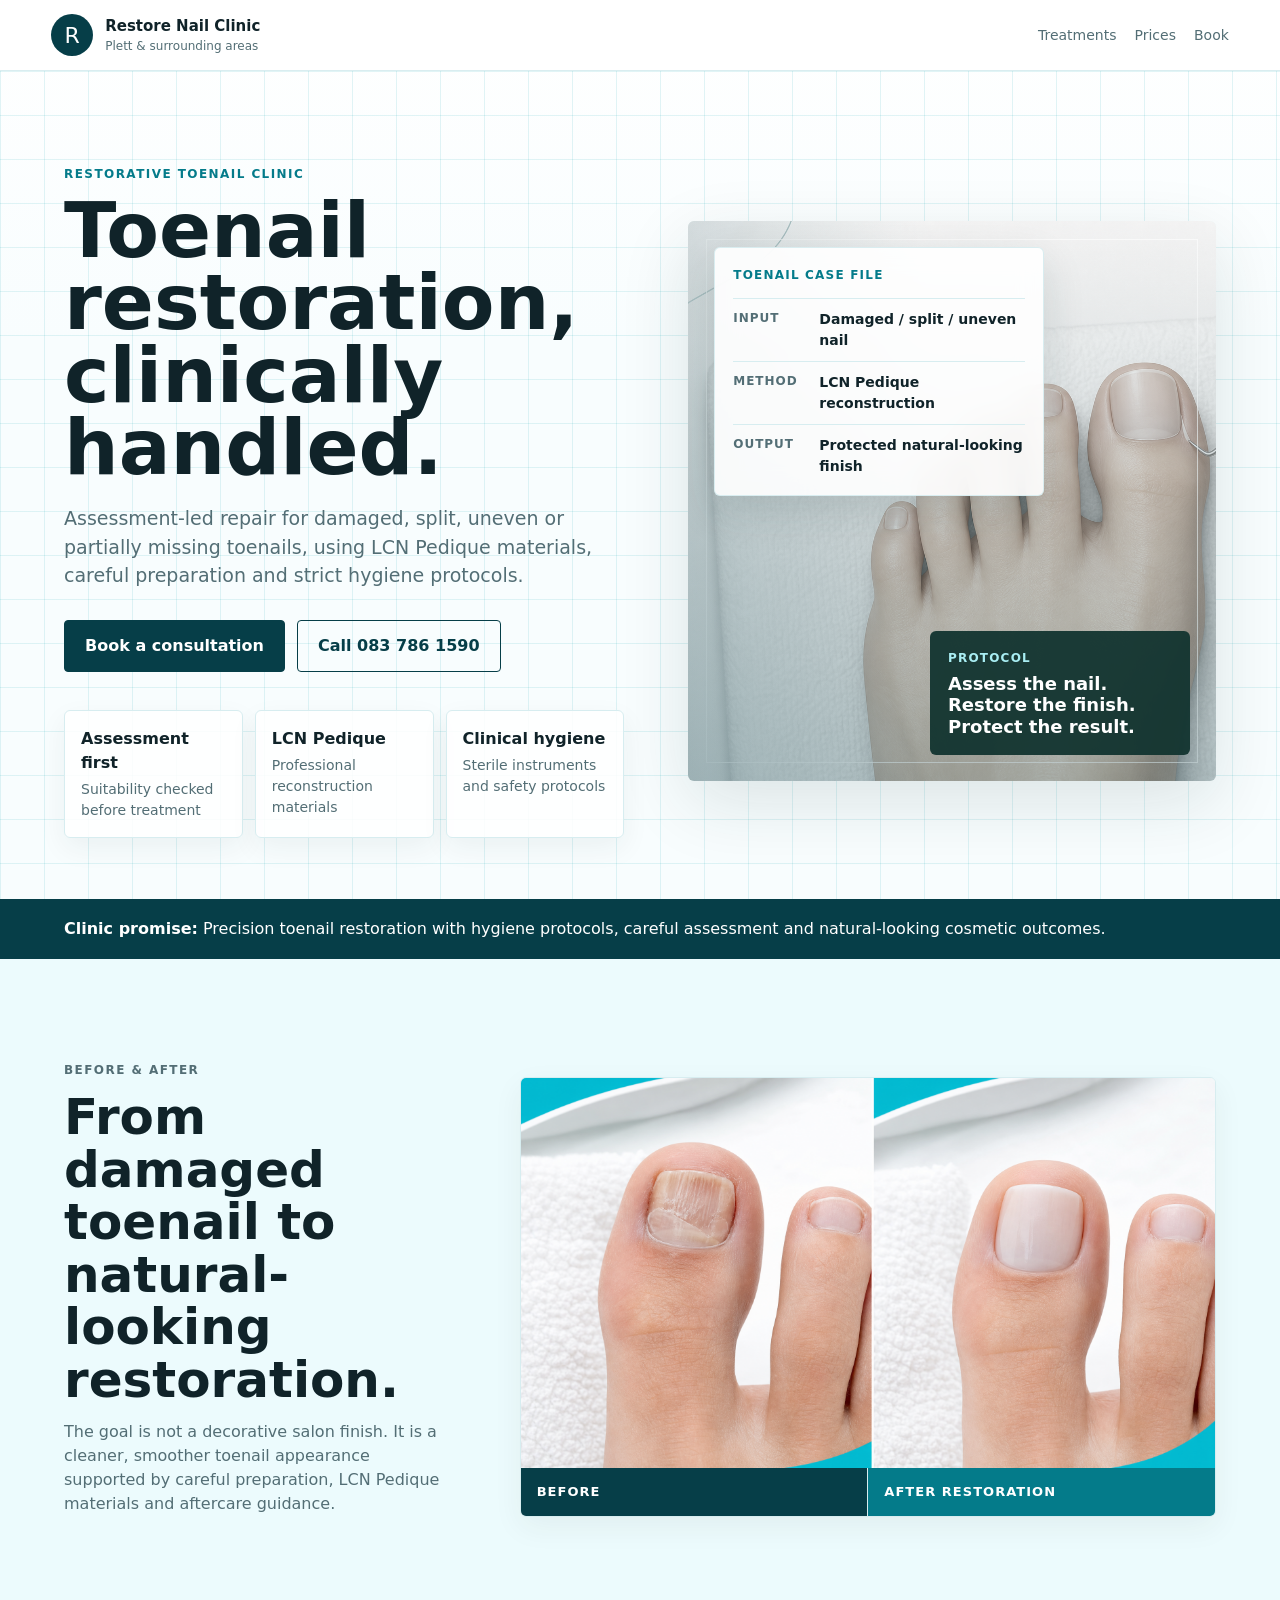
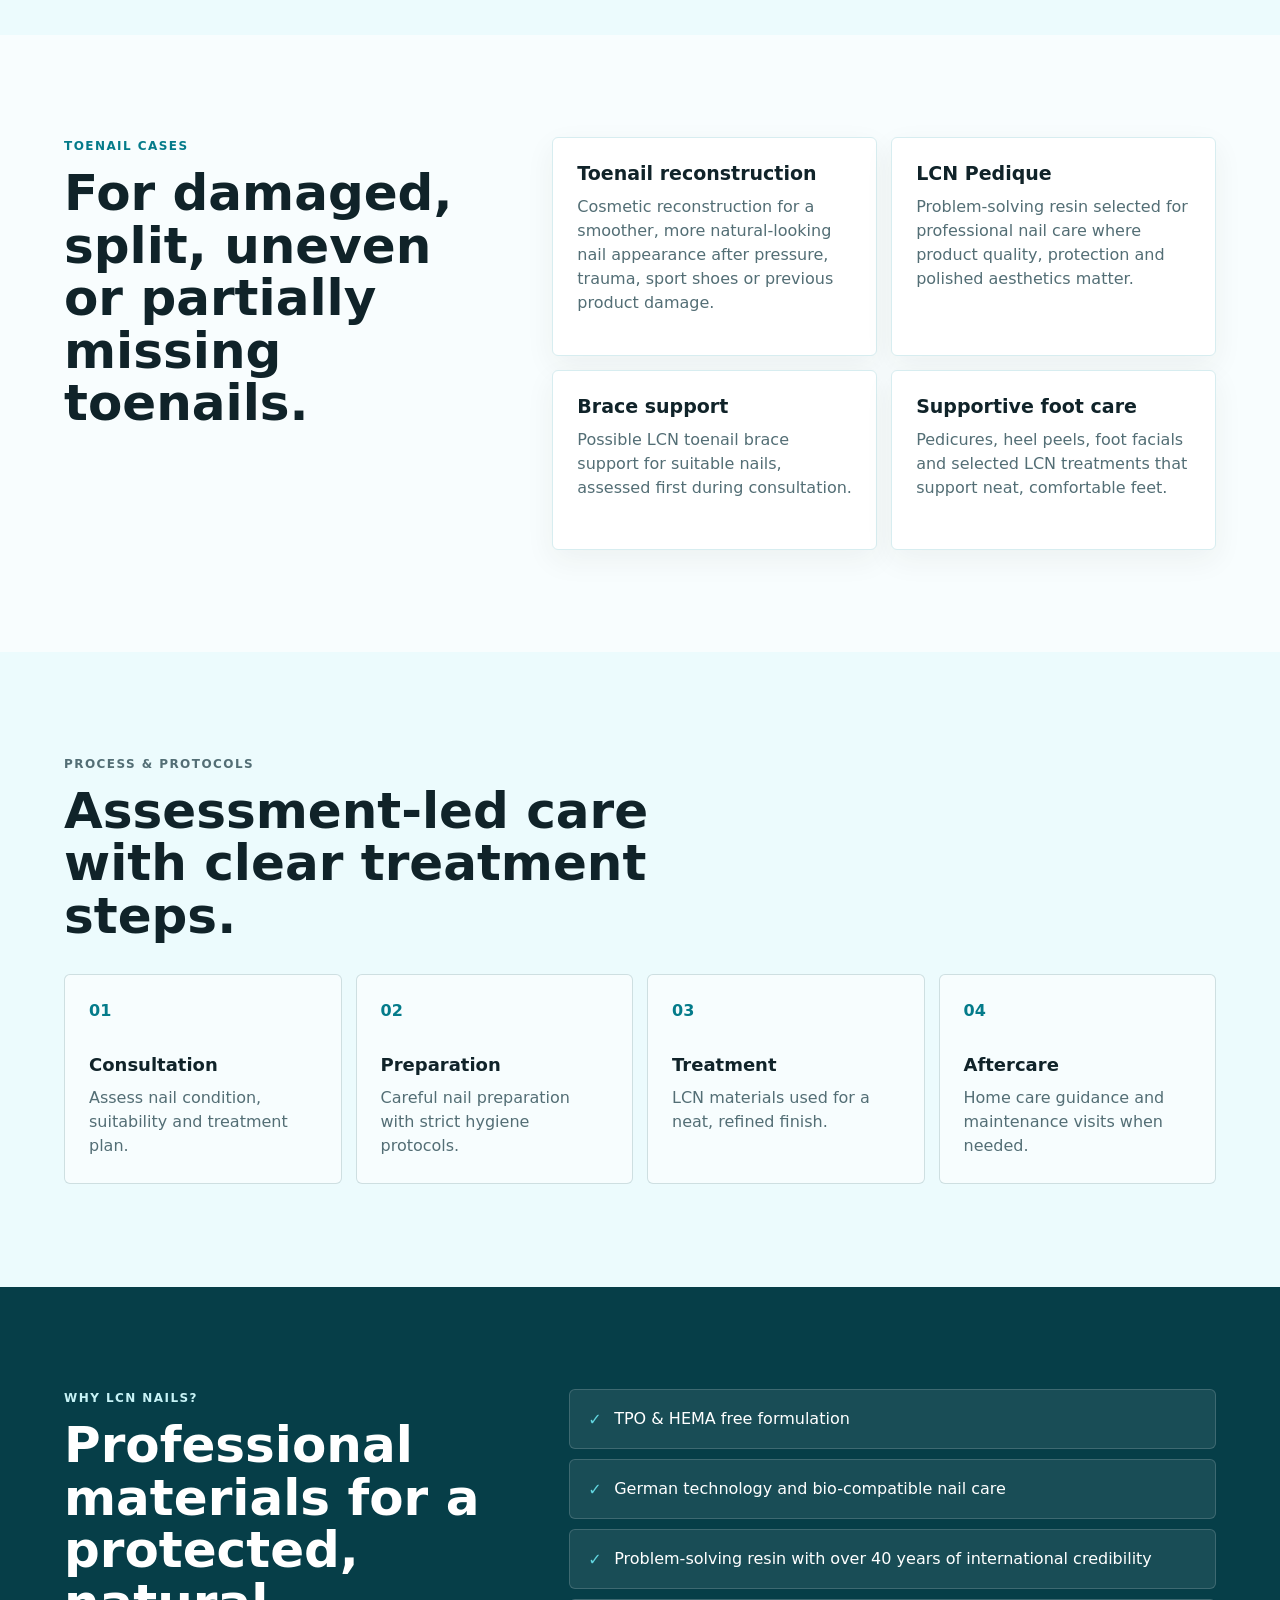
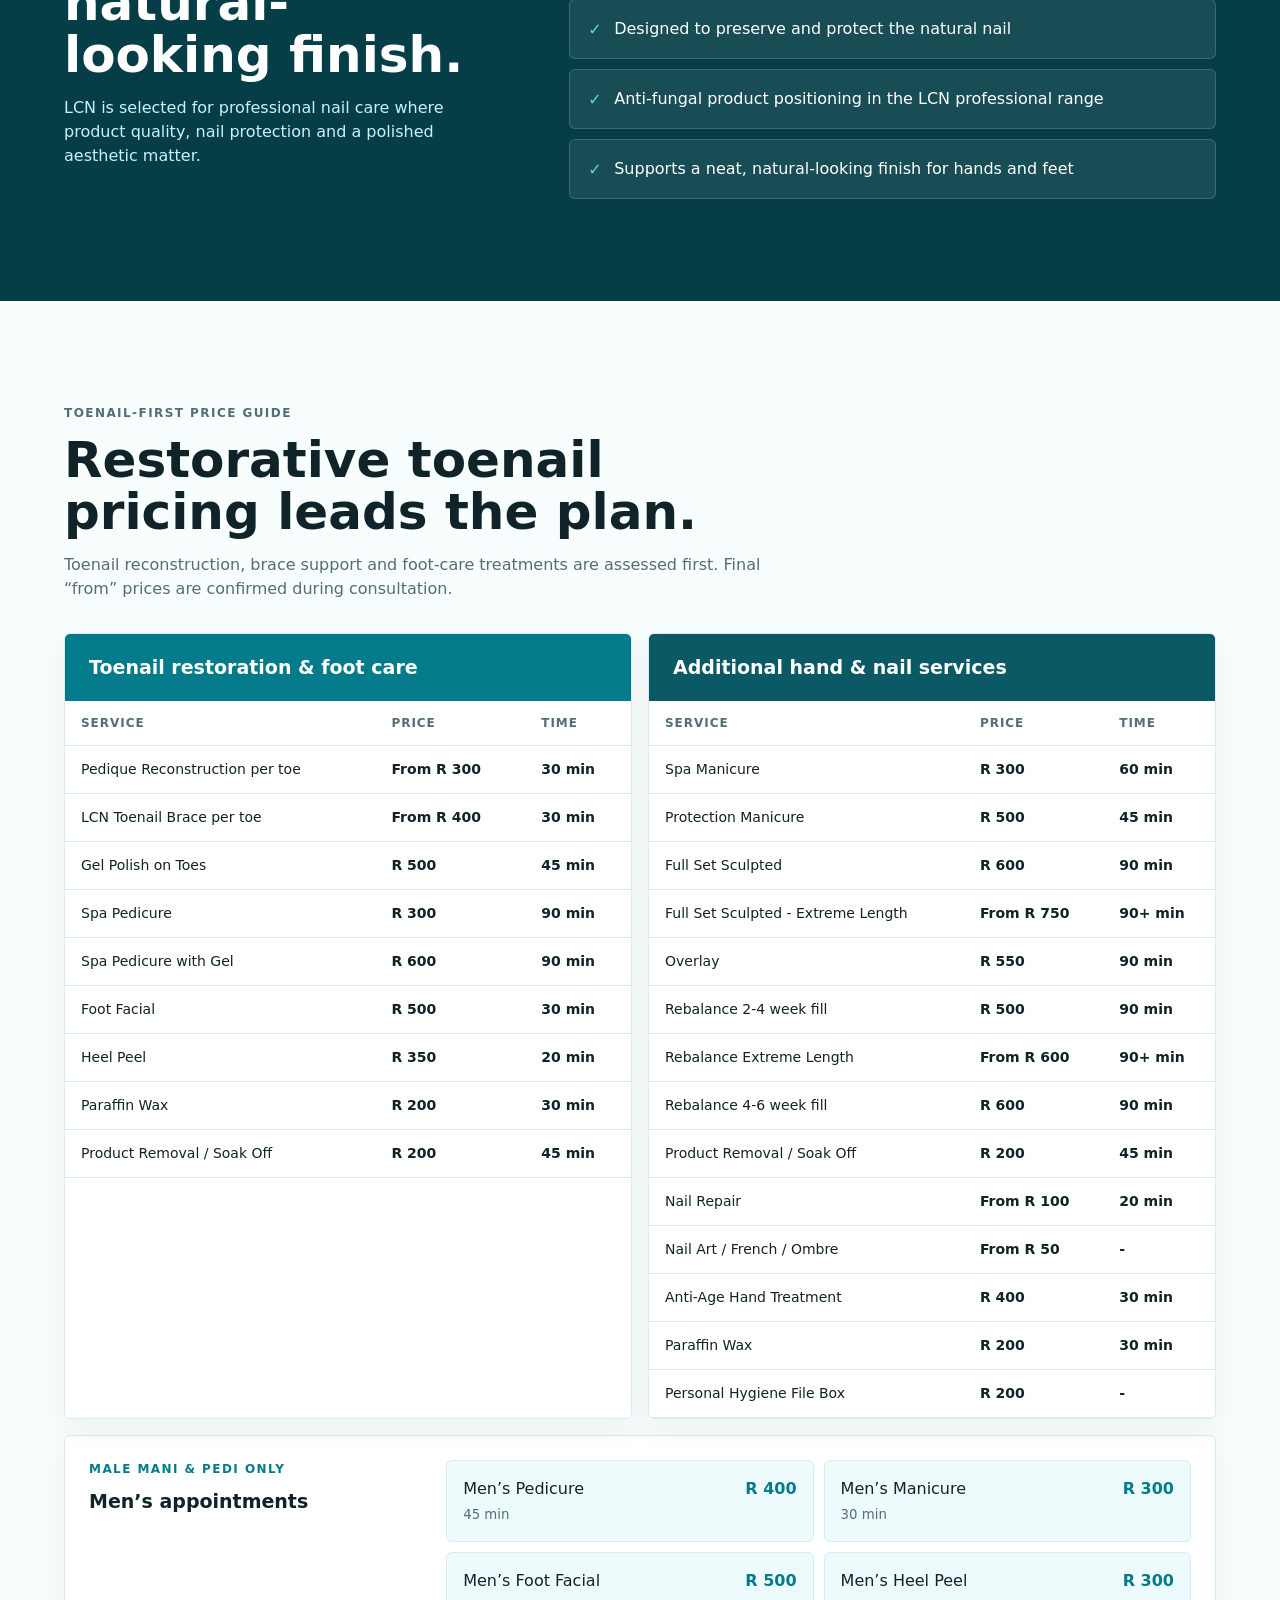
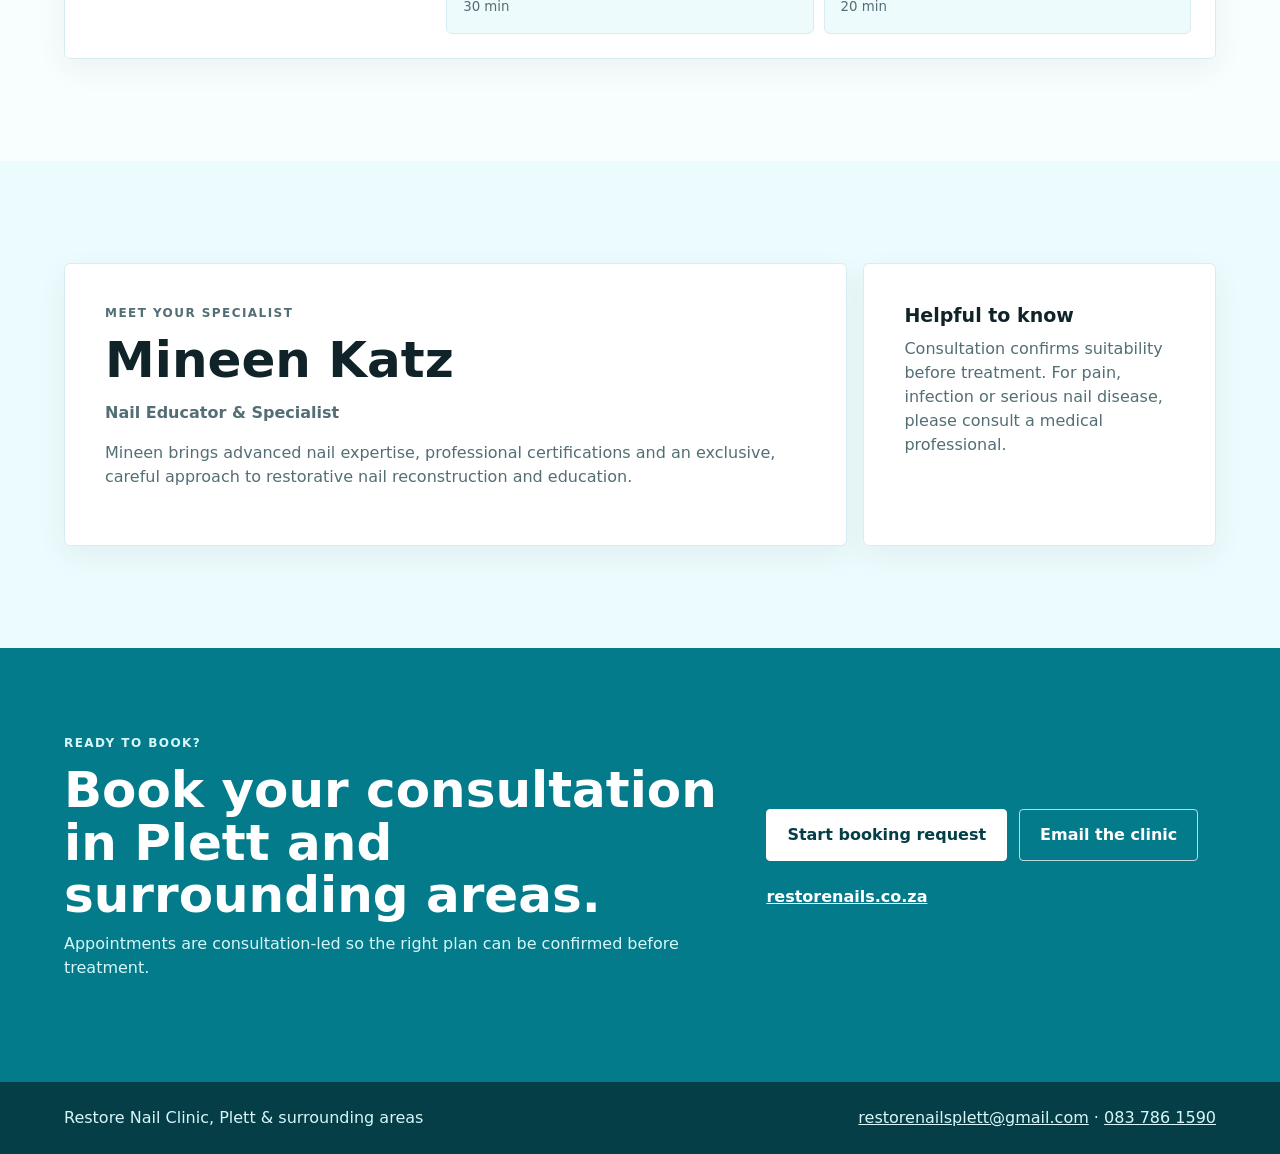
<file: index.html>
<!doctype html>
<html lang="en-ZA">
<head>
  <meta charset="utf-8">
  <meta name="viewport" content="width=device-width, initial-scale=1">
  <title>Restore Nail Clinic Plett | Toenail Restoration & LCN Pedique</title>
  <meta name="description" content="Specialist toenail restoration, LCN Pedique reconstruction and toenail brace assessment in Plett and surrounding areas. Book with Mineen Katz.">
  <meta name="theme-color" content="#f4fcfd">
  <meta property="og:title" content="Restore Nail Clinic Plett">
  <meta property="og:description" content="Specialist toenail restoration, LCN Pedique reconstruction and clinical hygiene-led care in Plett and surrounding areas.">
  <meta property="og:type" content="website">
  <link rel="canonical" href="https://restorenails.co.za/">
  <link rel="stylesheet" href="styles.css?v=before-after-1">
  <script type="application/ld+json">
  {
    "@context": "https://schema.org",
    "@type": "HealthAndBeautyBusiness",
    "name": "Restore Nail Clinic",
    "description": "Specialist restorative toenail clinic for LCN Pedique reconstruction, toenail brace assessment and professional nail care in Plett and surrounding areas.",
    "url": "https://restorenails.co.za/",
    "telephone": "+27837861590",
    "email": "restorenailsplett@gmail.com",
    "address": {
      "@type": "PostalAddress",
      "addressLocality": "Plettenberg Bay",
      "addressCountry": "ZA"
    },
    "founder": {
      "@type": "Person",
      "name": "Mineen Katz",
      "jobTitle": "Nail Educator & Specialist"
    },
    "priceRange": "R100-R750+"
  }
  </script>
</head>
<body>
  <header class="site-header">
    <a class="brand" href="index.html#top" aria-label="Restore Nail Clinic home">
      <span class="brand-mark">R</span>
      <span>
        <strong>Restore Nail Clinic</strong>
        <small>Plett & surrounding areas</small>
      </span>
    </a>
    <nav aria-label="Primary navigation">
      <a href="index.html#treatments">Treatments</a>
      <a href="index.html#prices">Prices</a>
      <a href="book.html">Book</a>
    </nav>
  </header>

  <main id="top">
    <section class="hero">
      <div class="hero-copy">
        <p class="eyebrow">Restorative toenail clinic</p>
        <h1>Toenail restoration, clinically handled.</h1>
        <p class="intro">Assessment-led repair for damaged, split, uneven or partially missing toenails, using LCN Pedique materials, careful preparation and strict hygiene protocols.</p>
        <div class="hero-actions" aria-label="Booking actions">
          <a class="button primary" href="book.html">Book a consultation</a>
          <a class="button secondary" href="tel:+27837861590">Call 083 786 1590</a>
        </div>
        <dl class="hero-facts">
          <div>
            <dt>Assessment first</dt>
            <dd>Suitability checked before treatment</dd>
          </div>
          <div>
            <dt>LCN Pedique</dt>
            <dd>Professional reconstruction materials</dd>
          </div>
          <div>
            <dt>Clinical hygiene</dt>
            <dd>Sterile instruments and safety protocols</dd>
          </div>
        </dl>
      </div>
      <div class="hero-media" aria-label="Restorative nail care visual">
        <img src="assets/medical-toenail-hero.png?v=toenail-prices-1" alt="Clinical toenail restoration assessment focused on toes">
        <div class="case-panel">
          <span>Toenail case file</span>
          <dl>
            <div><dt>Input</dt><dd>Damaged / split / uneven nail</dd></div>
            <div><dt>Method</dt><dd>LCN Pedique reconstruction</dd></div>
            <div><dt>Output</dt><dd>Protected natural-looking finish</dd></div>
          </dl>
        </div>
        <div class="media-card">
          <span>Protocol</span>
          <strong>Assess the nail. Restore the finish. Protect the result.</strong>
        </div>
      </div>
    </section>

    <section class="trust-strip" aria-label="Clinic promise">
      <p><strong>Clinic promise:</strong> Precision toenail restoration with hygiene protocols, careful assessment and natural-looking cosmetic outcomes.</p>
    </section>

    <section class="section results-section">
      <div class="results-copy">
        <p class="eyebrow">Before & after</p>
        <h2>From damaged toenail to natural-looking restoration.</h2>
        <p>The goal is not a decorative salon finish. It is a cleaner, smoother toenail appearance supported by careful preparation, LCN Pedique materials and aftercare guidance.</p>
      </div>
      <figure class="results-figure">
        <img src="assets/before-after-toenail.png?v=before-after-1" alt="Before and after illustration of restorative toenail reconstruction">
        <figcaption>
          <span>Before</span>
          <span>After restoration</span>
        </figcaption>
      </figure>
    </section>

    <section class="section two-column" id="treatments">
      <div>
        <p class="eyebrow">Toenail cases</p>
        <h2>For damaged, split, uneven or partially missing toenails.</h2>
      </div>
      <div class="feature-grid">
        <article>
          <h3>Toenail reconstruction</h3>
          <p>Cosmetic reconstruction for a smoother, more natural-looking nail appearance after pressure, trauma, sport shoes or previous product damage.</p>
        </article>
        <article>
          <h3>LCN Pedique</h3>
          <p>Problem-solving resin selected for professional nail care where product quality, protection and polished aesthetics matter.</p>
        </article>
        <article>
          <h3>Brace support</h3>
          <p>Possible LCN toenail brace support for suitable nails, assessed first during consultation.</p>
        </article>
        <article>
          <h3>Supportive foot care</h3>
          <p>Pedicures, heel peels, foot facials and selected LCN treatments that support neat, comfortable feet.</p>
        </article>
      </div>
    </section>

    <section class="section process-section">
      <div class="section-heading">
        <p class="eyebrow">Process & protocols</p>
        <h2>Assessment-led care with clear treatment steps.</h2>
      </div>
      <ol class="process-list">
        <li>
          <span>01</span>
          <strong>Consultation</strong>
          <p>Assess nail condition, suitability and treatment plan.</p>
        </li>
        <li>
          <span>02</span>
          <strong>Preparation</strong>
          <p>Careful nail preparation with strict hygiene protocols.</p>
        </li>
        <li>
          <span>03</span>
          <strong>Treatment</strong>
          <p>LCN materials used for a neat, refined finish.</p>
        </li>
        <li>
          <span>04</span>
          <strong>Aftercare</strong>
          <p>Home care guidance and maintenance visits when needed.</p>
        </li>
      </ol>
    </section>

    <section class="section lcn-section">
      <div class="lcn-copy">
        <p class="eyebrow">Why LCN nails?</p>
        <h2>Professional materials for a protected, natural-looking finish.</h2>
        <p>LCN is selected for professional nail care where product quality, nail protection and a polished aesthetic matter.</p>
      </div>
      <ul class="check-list">
        <li>TPO & HEMA free formulation</li>
        <li>German technology and bio-compatible nail care</li>
        <li>Problem-solving resin with over 40 years of international credibility</li>
        <li>Designed to preserve and protect the natural nail</li>
        <li>Anti-fungal product positioning in the LCN professional range</li>
        <li>Supports a neat, natural-looking finish for hands and feet</li>
      </ul>
    </section>

    <section class="section prices-section" id="prices">
      <div class="section-heading">
        <p class="eyebrow">Toenail-first price guide</p>
        <h2>Restorative toenail pricing leads the plan.</h2>
        <p>Toenail reconstruction, brace support and foot-care treatments are assessed first. Final “from” prices are confirmed during consultation.</p>
      </div>

      <div class="price-layout">
        <article class="price-panel accent">
          <h3>Toenail restoration & foot care</h3>
          <div class="table-wrap">
            <table>
              <thead>
                <tr><th>Service</th><th>Price</th><th>Time</th></tr>
              </thead>
              <tbody>
                <tr><td>Pedique Reconstruction per toe</td><td>From R 300</td><td>30 min</td></tr>
                <tr><td>LCN Toenail Brace per toe</td><td>From R 400</td><td>30 min</td></tr>
                <tr><td>Gel Polish on Toes</td><td>R 500</td><td>45 min</td></tr>
                <tr><td>Spa Pedicure</td><td>R 300</td><td>90 min</td></tr>
                <tr><td>Spa Pedicure with Gel</td><td>R 600</td><td>90 min</td></tr>
                <tr><td>Foot Facial</td><td>R 500</td><td>30 min</td></tr>
                <tr><td>Heel Peel</td><td>R 350</td><td>20 min</td></tr>
                <tr><td>Paraffin Wax</td><td>R 200</td><td>30 min</td></tr>
                <tr><td>Product Removal / Soak Off</td><td>R 200</td><td>45 min</td></tr>
              </tbody>
            </table>
          </div>
        </article>

        <article class="price-panel secondary-panel">
          <h3>Additional hand & nail services</h3>
          <div class="table-wrap">
            <table>
              <thead>
                <tr><th>Service</th><th>Price</th><th>Time</th></tr>
              </thead>
              <tbody>
                <tr><td>Spa Manicure</td><td>R 300</td><td>60 min</td></tr>
                <tr><td>Protection Manicure</td><td>R 500</td><td>45 min</td></tr>
                <tr><td>Full Set Sculpted</td><td>R 600</td><td>90 min</td></tr>
                <tr><td>Full Set Sculpted - Extreme Length</td><td>From R 750</td><td>90+ min</td></tr>
                <tr><td>Overlay</td><td>R 550</td><td>90 min</td></tr>
                <tr><td>Rebalance 2-4 week fill</td><td>R 500</td><td>90 min</td></tr>
                <tr><td>Rebalance Extreme Length</td><td>From R 600</td><td>90+ min</td></tr>
                <tr><td>Rebalance 4-6 week fill</td><td>R 600</td><td>90 min</td></tr>
                <tr><td>Product Removal / Soak Off</td><td>R 200</td><td>45 min</td></tr>
                <tr><td>Nail Repair</td><td>From R 100</td><td>20 min</td></tr>
                <tr><td>Nail Art / French / Ombre</td><td>From R 50</td><td>-</td></tr>
                <tr><td>Anti-Age Hand Treatment</td><td>R 400</td><td>30 min</td></tr>
                <tr><td>Paraffin Wax</td><td>R 200</td><td>30 min</td></tr>
                <tr><td>Personal Hygiene File Box</td><td>R 200</td><td>-</td></tr>
              </tbody>
            </table>
          </div>
        </article>
      </div>

      <article class="male-panel">
        <div>
          <p class="eyebrow">Male mani & pedi only</p>
          <h3>Men’s appointments</h3>
        </div>
        <ul>
          <li><span>Men’s Pedicure</span><strong>R 400</strong><small>45 min</small></li>
          <li><span>Men’s Manicure</span><strong>R 300</strong><small>30 min</small></li>
          <li><span>Men’s Foot Facial</span><strong>R 500</strong><small>30 min</small></li>
          <li><span>Men’s Heel Peel</span><strong>R 300</strong><small>20 min</small></li>
        </ul>
      </article>
    </section>

    <section class="section practitioner-section">
      <div class="practitioner-card">
        <div>
          <p class="eyebrow">Meet your specialist</p>
          <h2>Mineen Katz</h2>
          <p class="role">Nail Educator & Specialist</p>
        </div>
        <p>Mineen brings advanced nail expertise, professional certifications and an exclusive, careful approach to restorative nail reconstruction and education.</p>
      </div>
      <aside class="note-card">
        <h3>Helpful to know</h3>
        <p>Consultation confirms suitability before treatment. For pain, infection or serious nail disease, please consult a medical professional.</p>
      </aside>
    </section>

    <section class="booking-section" id="booking">
      <div>
        <p class="eyebrow">Ready to book?</p>
        <h2>Book your consultation in Plett and surrounding areas.</h2>
        <p>Appointments are consultation-led so the right plan can be confirmed before treatment.</p>
      </div>
      <div class="booking-actions">
        <a class="button primary" href="book.html">Start booking request</a>
        <a class="button secondary" href="mailto:restorenailsplett@gmail.com">Email the clinic</a>
        <a class="plain-link" href="https://restorenails.co.za/">restorenails.co.za</a>
      </div>
    </section>
  </main>

  <footer class="site-footer">
    <p>Restore Nail Clinic, Plett & surrounding areas</p>
    <p><a href="mailto:restorenailsplett@gmail.com">restorenailsplett@gmail.com</a> · <a href="tel:+27837861590">083 786 1590</a></p>
  </footer>
</body>
</html>
</file>
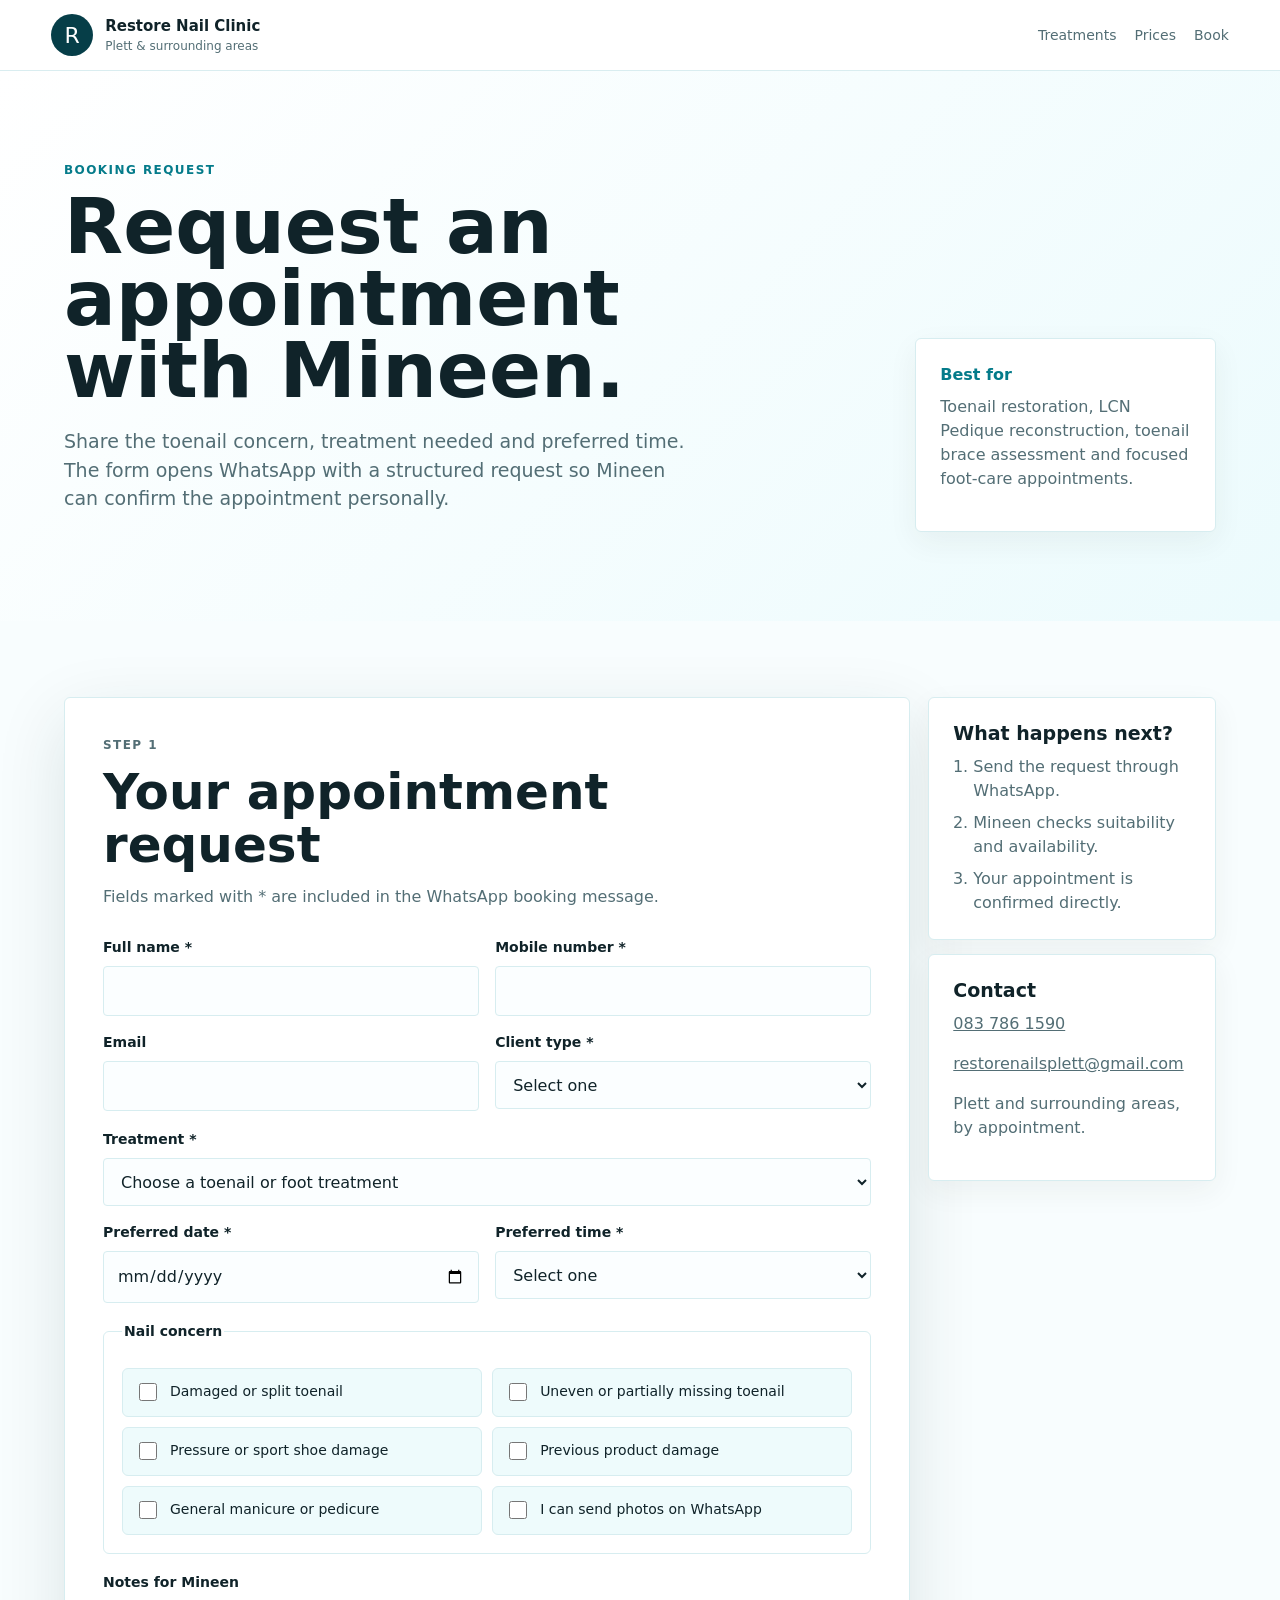
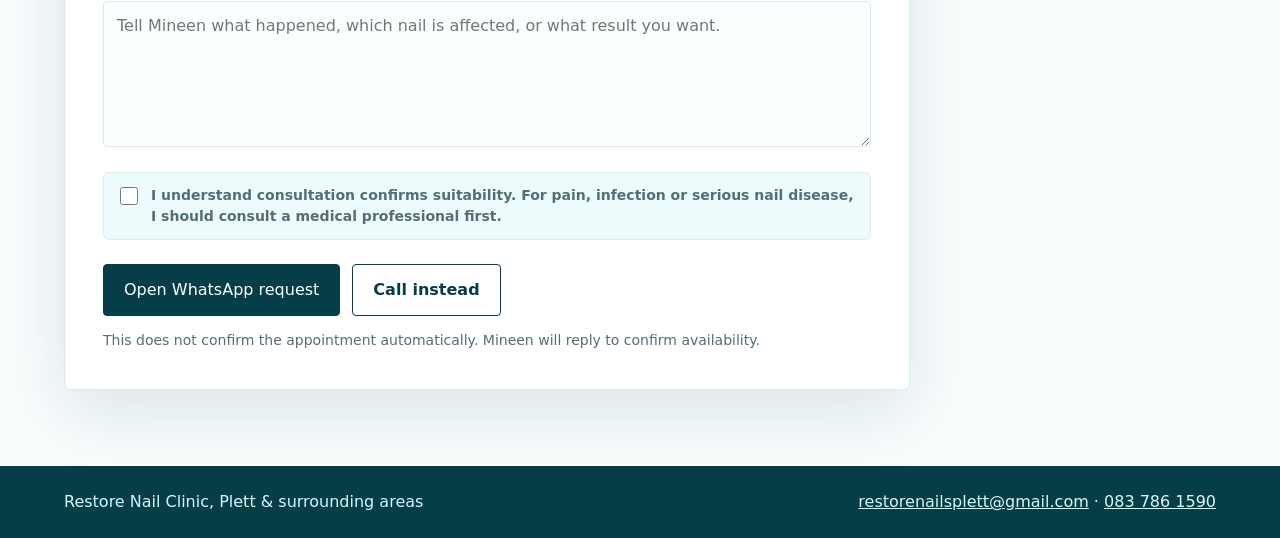
<file: book.html>
<!doctype html>
<html lang="en-ZA">
<head>
  <meta charset="utf-8">
  <meta name="viewport" content="width=device-width, initial-scale=1">
  <title>Book Toenail Restoration | Restore Nail Clinic Plett</title>
  <meta name="description" content="Request an appointment for toenail restoration, LCN Pedique reconstruction or toenail brace assessment at Restore Nail Clinic in Plett and surrounding areas.">
  <meta name="theme-color" content="#f4fcfd">
  <link rel="canonical" href="https://restorenailclinicplett.co.za/book.html">
  <link rel="stylesheet" href="styles.css?v=before-after-1">
</head>
<body>
  <header class="site-header">
    <a class="brand" href="index.html#top" aria-label="Restore Nail Clinic home">
      <span class="brand-mark">R</span>
      <span>
        <strong>Restore Nail Clinic</strong>
        <small>Plett & surrounding areas</small>
      </span>
    </a>
    <nav aria-label="Primary navigation">
      <a href="index.html#treatments">Treatments</a>
      <a href="index.html#prices">Prices</a>
      <a href="book.html">Book</a>
    </nav>
  </header>

  <main>
    <section class="booking-hero">
      <div>
        <p class="eyebrow">Booking request</p>
        <h1>Request an appointment with Mineen.</h1>
        <p class="intro">Share the toenail concern, treatment needed and preferred time. The form opens WhatsApp with a structured request so Mineen can confirm the appointment personally.</p>
      </div>
      <aside class="booking-summary-card">
        <strong>Best for</strong>
        <p>Toenail restoration, LCN Pedique reconstruction, toenail brace assessment and focused foot-care appointments.</p>
      </aside>
    </section>

    <section class="booking-form-section">
      <form class="booking-form" id="bookingForm">
        <div class="form-heading">
          <p class="eyebrow">Step 1</p>
          <h2>Your appointment request</h2>
          <p>Fields marked with * are included in the WhatsApp booking message.</p>
        </div>

        <div class="form-grid">
          <label>
            <span>Full name *</span>
            <input name="name" type="text" autocomplete="name" required>
          </label>
          <label>
            <span>Mobile number *</span>
            <input name="phone" type="tel" autocomplete="tel" required>
          </label>
          <label>
            <span>Email</span>
            <input name="email" type="email" autocomplete="email">
          </label>
          <label>
            <span>Client type *</span>
            <select name="clientType" required>
              <option value="">Select one</option>
              <option>New client</option>
              <option>Existing client</option>
            </select>
          </label>
        </div>

        <div class="form-grid">
          <label class="wide">
            <span>Treatment *</span>
            <select name="treatment" required>
              <option value="">Choose a toenail or foot treatment</option>
              <optgroup label="Toenail restoration">
                <option>Consultation for toenail restoration</option>
                <option>Pedique Reconstruction per toe</option>
                <option>LCN Toenail Brace per toe</option>
                <option>Product Removal / Soak Off</option>
              </optgroup>
              <optgroup label="Foot care">
                <option>Spa Pedicure</option>
                <option>Gel Polish on Toes</option>
                <option>Spa Pedicure with Gel</option>
                <option>Foot Facial</option>
                <option>Heel Peel</option>
                <option>Paraffin Wax</option>
              </optgroup>
              <optgroup label="Secondary hand services">
                <option>Spa Manicure</option>
                <option>Protection Manicure</option>
                <option>Full Set Sculpted</option>
                <option>Overlay</option>
                <option>Rebalance / Fill</option>
                <option>Nail Repair</option>
                <option>Nail Art / French / Ombre</option>
                <option>Anti-Age Hand Treatment</option>
              </optgroup>
              <optgroup label="Men's mani & pedi">
                <option>Men's Pedicure</option>
                <option>Men's Manicure</option>
                <option>Men's Foot Facial</option>
                <option>Men's Heel Peel</option>
              </optgroup>
            </select>
          </label>
          <label>
            <span>Preferred date *</span>
            <input name="date" type="date" required>
          </label>
          <label>
            <span>Preferred time *</span>
            <select name="time" required>
              <option value="">Select one</option>
              <option>Morning</option>
              <option>Midday</option>
              <option>Afternoon</option>
              <option>First available</option>
            </select>
          </label>
        </div>

        <fieldset>
          <legend>Nail concern</legend>
          <div class="choice-grid">
            <label><input type="checkbox" name="concern" value="Damaged or split toenail"> Damaged or split toenail</label>
            <label><input type="checkbox" name="concern" value="Uneven or partially missing toenail"> Uneven or partially missing toenail</label>
            <label><input type="checkbox" name="concern" value="Pressure or sport shoe damage"> Pressure or sport shoe damage</label>
            <label><input type="checkbox" name="concern" value="Previous product damage"> Previous product damage</label>
            <label><input type="checkbox" name="concern" value="General manicure or pedicure"> General manicure or pedicure</label>
            <label><input type="checkbox" name="concern" value="I can send photos on WhatsApp"> I can send photos on WhatsApp</label>
          </div>
        </fieldset>

        <label class="wide">
          <span>Notes for Mineen</span>
          <textarea name="notes" rows="5" placeholder="Tell Mineen what happened, which nail is affected, or what result you want."></textarea>
        </label>

        <label class="consent-line">
          <input name="medicalNotice" type="checkbox" required>
          <span>I understand consultation confirms suitability. For pain, infection or serious nail disease, I should consult a medical professional first.</span>
        </label>

        <div class="form-actions">
          <button class="button primary" type="submit">Open WhatsApp request</button>
          <a class="button secondary" href="tel:+27837861590">Call instead</a>
        </div>
        <p class="form-note">This does not confirm the appointment automatically. Mineen will reply to confirm availability.</p>
      </form>

      <aside class="booking-side">
        <article>
          <h3>What happens next?</h3>
          <ol>
            <li>Send the request through WhatsApp.</li>
            <li>Mineen checks suitability and availability.</li>
            <li>Your appointment is confirmed directly.</li>
          </ol>
        </article>
        <article>
          <h3>Contact</h3>
          <p><a href="tel:+27837861590">083 786 1590</a></p>
          <p><a href="mailto:restorenailsplett@gmail.com">restorenailsplett@gmail.com</a></p>
          <p>Plett and surrounding areas, by appointment.</p>
        </article>
      </aside>
    </section>
  </main>

  <footer class="site-footer">
    <p>Restore Nail Clinic, Plett & surrounding areas</p>
    <p><a href="mailto:restorenailsplett@gmail.com">restorenailsplett@gmail.com</a> · <a href="tel:+27837861590">083 786 1590</a></p>
  </footer>

  <script>
    const form = document.querySelector('#bookingForm');

    form.addEventListener('submit', (event) => {
      event.preventDefault();

      if (!form.reportValidity()) {
        return;
      }

      const data = new FormData(form);
      const concerns = data.getAll('concern');
      const lines = [
        'Hi Mineen, I would like to request an appointment at Restore Nail Clinic.',
        '',
        'Name: ' + data.get('name'),
        'Phone: ' + data.get('phone'),
        'Email: ' + (data.get('email') || 'Not provided'),
        'Client type: ' + data.get('clientType'),
        'Treatment: ' + data.get('treatment'),
        'Preferred date: ' + data.get('date'),
        'Preferred time: ' + data.get('time'),
        'Nail concern: ' + (concerns.length ? concerns.join(', ') : 'Not specified'),
        'Notes: ' + (data.get('notes') || 'None'),
        '',
        'I understand consultation confirms suitability before treatment.'
      ];

      window.location.href = 'https://wa.me/27837861590?text=' + encodeURIComponent(lines.join('\n'));
    });
  </script>
</body>
</html>
</file>
<file: styles.css>
:root {
  color-scheme: light;
  --ink: #102329;
  --muted: #536e75;
  --paper: #f8fdfe;
  --warm: #eefbfc;
  --clay: #12a7b4;
  --clay-dark: #047b8a;
  --sage: #2bb8c5;
  --sage-dark: #063e48;
  --line: #d7edf0;
  --tint: #ecfbfd;
  --tint-strong: #d9f6f8;
  --white: #ffffff;
  --shadow: 0 22px 70px rgba(18, 52, 47, 0.12);
  font-family: Inter, ui-sans-serif, system-ui, -apple-system, BlinkMacSystemFont, "Segoe UI", sans-serif;
}

* {
  box-sizing: border-box;
}

html {
  scroll-behavior: smooth;
}

body {
  overflow-x: hidden;
  margin: 0;
  color: var(--ink);
  background: linear-gradient(180deg, #ffffff 0%, var(--paper) 340px);
  line-height: 1.5;
}

img {
  display: block;
  max-width: 100%;
}

a {
  color: inherit;
}

.site-header {
  position: sticky;
  top: 0;
  z-index: 10;
  display: flex;
  align-items: center;
  justify-content: space-between;
  gap: 24px;
  padding: 14px clamp(18px, 4vw, 56px);
  background: rgba(255, 255, 255, 0.94);
  border-bottom: 1px solid rgba(215, 237, 240, 0.95);
  backdrop-filter: blur(18px);
}

.brand {
  display: inline-flex;
  align-items: center;
  gap: 12px;
  text-decoration: none;
}

.brand-mark {
  display: grid;
  width: 42px;
  height: 42px;
  place-items: center;
  color: var(--white);
  background: var(--sage-dark);
  border-radius: 50%;
  font-family: ui-sans-serif, system-ui, -apple-system, BlinkMacSystemFont, "Segoe UI", sans-serif;
  font-size: 22px;
}

.brand strong,
.brand small {
  display: block;
}

.brand strong {
  font-size: 15px;
  letter-spacing: 0;
}

.brand small {
  color: var(--muted);
  font-size: 12px;
}

nav {
  display: flex;
  align-items: center;
  gap: 18px;
  color: var(--muted);
  font-size: 14px;
}

nav a {
  text-decoration: none;
}

nav a:hover {
  color: var(--ink);
}

.hero {
  display: grid;
  grid-template-columns: minmax(0, 1.03fr) minmax(340px, 0.97fr);
  gap: clamp(28px, 5vw, 68px);
  align-items: center;
  min-height: calc(100vh - 72px);
  padding: clamp(36px, 6vw, 86px) clamp(18px, 5vw, 72px) 44px;
  background:
    linear-gradient(90deg, rgba(18, 167, 180, 0.12) 1px, transparent 1px),
    linear-gradient(180deg, rgba(18, 167, 180, 0.12) 1px, transparent 1px);
  background-size: 44px 44px;
}

.hero-copy {
  max-width: 720px;
}

.eyebrow {
  margin: 0 0 12px;
  color: var(--clay-dark);
  font-size: 12px;
  font-weight: 800;
  letter-spacing: 0.12em;
  text-transform: uppercase;
}

h1,
h2,
h3,
p {
  margin-top: 0;
}

h1 {
  max-width: 760px;
  margin-bottom: 20px;
  font-family: ui-sans-serif, system-ui, -apple-system, BlinkMacSystemFont, "Segoe UI", sans-serif;
  font-size: clamp(44px, 6vw, 82px);
  line-height: 0.94;
  letter-spacing: 0;
}

h2 {
  margin-bottom: 14px;
  font-family: ui-sans-serif, system-ui, -apple-system, BlinkMacSystemFont, "Segoe UI", sans-serif;
  font-size: clamp(30px, 4vw, 50px);
  line-height: 1.05;
  letter-spacing: 0;
}

h3 {
  margin-bottom: 10px;
  font-size: 19px;
  line-height: 1.2;
}

.intro {
  max-width: 640px;
  color: var(--muted);
  font-size: 19px;
}

.hero-actions,
.booking-actions {
  display: flex;
  flex-wrap: wrap;
  gap: 12px;
  margin: 30px 0;
}

.button {
  display: inline-flex;
  min-height: 48px;
  align-items: center;
  justify-content: center;
  padding: 13px 20px;
  border: 1px solid var(--sage-dark);
  border-radius: 4px;
  font-weight: 800;
  text-decoration: none;
}

.button.primary {
  color: var(--white);
  background: var(--sage-dark);
}

.button.primary:hover {
  background: #052f37;
}

.button.secondary {
  color: var(--sage-dark);
  background: transparent;
}

.button.secondary:hover {
  background: rgba(55, 72, 62, 0.08);
}

.hero-facts {
  display: grid;
  grid-template-columns: repeat(3, minmax(0, 1fr));
  gap: 12px;
  max-width: 760px;
  margin: 38px 0 0;
}

.hero-facts div {
  padding: 16px;
  background: rgba(255, 255, 255, 0.86);
  border: 1px solid var(--line);
  border-radius: 6px;
  box-shadow: 0 10px 28px rgba(18, 52, 47, 0.06);
}

.hero-facts dt {
  margin-bottom: 4px;
  font-weight: 800;
}

.hero-facts dd {
  margin: 0;
  color: var(--muted);
  font-size: 14px;
}

.hero-media {
  position: relative;
  min-height: 560px;
  overflow: hidden;
  background: #e8f8fa;
  border-radius: 6px;
  box-shadow: var(--shadow);
}

.hero-media::before {
  position: absolute;
  inset: 18px;
  z-index: 1;
  border: 1px solid rgba(255, 255, 255, 0.7);
  content: "";
  pointer-events: none;
}

.hero-media img {
  width: 100%;
  height: 100%;
  min-height: 560px;
  object-fit: cover;
  filter: grayscale(0.35) saturate(0.62) contrast(0.96);
}

.hero-media::after {
  position: absolute;
  inset: 0;
  z-index: 1;
  background:
    linear-gradient(180deg, rgba(247, 250, 249, 0.08), rgba(6, 62, 72, 0.26)),
    linear-gradient(90deg, rgba(6, 62, 72, 0.14), transparent 44%);
  content: "";
  pointer-events: none;
}

.case-panel {
  position: absolute;
  left: 26px;
  top: 26px;
  z-index: 2;
  width: min(330px, calc(100% - 52px));
  padding: 18px;
  color: var(--ink);
  background: rgba(255, 255, 255, 0.9);
  border: 1px solid rgba(215, 237, 240, 0.95);
  border-radius: 6px;
  box-shadow: 0 16px 42px rgba(18, 52, 47, 0.14);
  backdrop-filter: blur(12px);
}

.case-panel span {
  display: block;
  margin-bottom: 14px;
  color: var(--clay-dark);
  font-size: 12px;
  font-weight: 900;
  letter-spacing: 0.1em;
  text-transform: uppercase;
}

.case-panel dl {
  display: grid;
  gap: 10px;
  margin: 0;
}

.case-panel div {
  display: grid;
  grid-template-columns: 74px 1fr;
  gap: 12px;
  align-items: start;
  padding-top: 10px;
  border-top: 1px solid var(--line);
}

.case-panel dt {
  color: var(--muted);
  font-size: 12px;
  font-weight: 900;
  letter-spacing: 0.08em;
  text-transform: uppercase;
}

.case-panel dd {
  margin: 0;
  font-size: 14px;
  font-weight: 750;
}

.media-card {
  position: absolute;
  right: 26px;
  bottom: 26px;
  z-index: 2;
  max-width: 260px;
  padding: 18px;
  color: var(--white);
  background: rgba(18, 52, 47, 0.94);
  border-radius: 6px;
}

.media-card span {
  display: block;
  margin-bottom: 6px;
  color: #a9eef3;
  font-size: 12px;
  font-weight: 800;
  letter-spacing: 0.1em;
  text-transform: uppercase;
}

.media-card strong {
  display: block;
  font-size: 18px;
  line-height: 1.2;
}

.trust-strip {
  padding: 18px clamp(18px, 5vw, 72px);
  color: var(--white);
  background: var(--sage-dark);
}

.trust-strip p {
  max-width: 1160px;
  margin: 0 auto;
}

.section {
  padding: clamp(58px, 8vw, 104px) clamp(18px, 5vw, 72px);
}

.two-column {
  display: grid;
  grid-template-columns: minmax(260px, 0.78fr) minmax(0, 1.22fr);
  gap: clamp(26px, 5vw, 64px);
}

.feature-grid {
  display: grid;
  grid-template-columns: repeat(2, minmax(0, 1fr));
  gap: 14px;
}

.feature-grid article,
.price-panel,
.male-panel,
.practitioner-card,
.note-card,
.results-figure {
  background: var(--white);
  border: 1px solid var(--line);
  border-radius: 6px;
  box-shadow: 0 10px 30px rgba(57, 45, 35, 0.06);
}

.results-section {
  display: grid;
  grid-template-columns: minmax(260px, 0.72fr) minmax(0, 1.28fr);
  gap: clamp(24px, 5vw, 64px);
  align-items: center;
  background: var(--tint);
}

.results-copy {
  max-width: 620px;
}

.results-copy p {
  color: var(--muted);
}

.results-figure {
  margin: 0;
  overflow: hidden;
}

.results-figure img {
  width: 100%;
  aspect-ratio: 16 / 9;
  object-fit: cover;
  background: var(--tint-strong);
}

.results-figure figcaption {
  display: grid;
  grid-template-columns: repeat(2, minmax(0, 1fr));
  gap: 1px;
  margin: 0;
  color: var(--white);
  background: var(--line);
  font-size: 13px;
  font-weight: 900;
  letter-spacing: 0.08em;
  text-transform: uppercase;
}

.results-figure span {
  padding: 14px 16px;
  background: var(--sage-dark);
}

.results-figure span:last-child {
  background: var(--clay-dark);
}

.feature-grid article {
  min-height: 180px;
  padding: 24px;
}

.feature-grid p,
.section-heading p,
.lcn-copy p,
.practitioner-card p,
.note-card p,
.booking-section p {
  color: var(--muted);
}

.process-section {
  background: var(--tint);
}

.section-heading {
  max-width: 720px;
  margin-bottom: 32px;
}

.process-list {
  display: grid;
  grid-template-columns: repeat(4, minmax(0, 1fr));
  gap: 14px;
  margin: 0;
  padding: 0;
  list-style: none;
}

.process-list li {
  min-height: 210px;
  padding: 24px;
  background: rgba(255, 255, 255, 0.58);
  border: 1px solid rgba(44, 101, 113, 0.2);
  border-radius: 6px;
}

.process-list span {
  display: block;
  margin-bottom: 28px;
  color: var(--clay-dark);
  font-weight: 900;
}

.process-list strong {
  display: block;
  margin-bottom: 8px;
  font-size: 18px;
}

.process-list p {
  margin: 0;
  color: var(--muted);
}

.lcn-section {
  display: grid;
  grid-template-columns: minmax(280px, 0.8fr) minmax(0, 1.2fr);
  gap: clamp(28px, 6vw, 74px);
  align-items: start;
  color: var(--white);
  background: var(--sage-dark);
}

.lcn-section .eyebrow,
.lcn-section p {
  color: #c7f3f6;
}

.check-list {
  display: grid;
  gap: 10px;
  margin: 0;
  padding: 0;
  list-style: none;
}

.check-list li {
  position: relative;
  padding: 17px 18px 17px 44px;
  background: rgba(255, 255, 255, 0.08);
  border: 1px solid rgba(255, 255, 255, 0.16);
  border-radius: 6px;
}

.check-list li::before {
  position: absolute;
  left: 18px;
  top: 18px;
  color: #62d6df;
  content: "✓";
  font-weight: 900;
}

.prices-section {
  background: #f8fdfe;
}

.price-layout {
  display: grid;
  grid-template-columns: repeat(2, minmax(0, 1fr));
  gap: 16px;
}

.price-panel {
  overflow: hidden;
}

.price-panel h3 {
  margin: 0;
  padding: 22px 24px;
  color: var(--white);
  background: var(--sage-dark);
}

.price-panel.accent h3 {
  background: var(--clay-dark);
}

.price-panel.secondary-panel {
  opacity: 1;
}

.price-panel.secondary-panel h3 {
  background: #0a5965;
}

.table-wrap {
  overflow-x: auto;
}

table {
  width: 100%;
  border-collapse: collapse;
  font-size: 14px;
}

th,
td {
  padding: 13px 16px;
  text-align: left;
  vertical-align: top;
  border-bottom: 1px solid var(--line);
}

th {
  color: var(--muted);
  font-size: 12px;
  letter-spacing: 0.08em;
  text-transform: uppercase;
}

td:nth-child(2),
td:nth-child(3) {
  white-space: nowrap;
  font-weight: 750;
}

.male-panel {
  display: grid;
  grid-template-columns: minmax(220px, 0.45fr) minmax(0, 1fr);
  gap: 22px;
  margin-top: 16px;
  padding: 24px;
}

.male-panel ul {
  display: grid;
  grid-template-columns: repeat(2, minmax(0, 1fr));
  gap: 10px;
  margin: 0;
  padding: 0;
  list-style: none;
}

.male-panel li {
  display: grid;
  grid-template-columns: 1fr auto;
  gap: 4px 12px;
  padding: 16px;
  background: #eefbfc;
  border: 1px solid var(--line);
  border-radius: 6px;
}

.male-panel strong {
  color: var(--clay-dark);
}

.male-panel small {
  grid-column: 1 / -1;
  color: var(--muted);
}

.practitioner-section {
  display: grid;
  grid-template-columns: minmax(0, 1fr) minmax(260px, 0.45fr);
  gap: 16px;
  background: var(--tint);
}

.practitioner-card,
.note-card {
  padding: clamp(24px, 4vw, 40px);
}

.role {
  font-weight: 800;
}

.booking-section {
  display: grid;
  grid-template-columns: minmax(0, 0.9fr) minmax(280px, 0.6fr);
  gap: 28px;
  align-items: center;
  padding: clamp(50px, 7vw, 86px) clamp(18px, 5vw, 72px);
  color: var(--white);
  background: var(--clay-dark);
}

.booking-section .eyebrow,
.booking-section p {
  color: #d7f7f9;
}

.booking-section h2 {
  margin-bottom: 10px;
}

.booking-actions {
  justify-content: flex-start;
  margin: 0;
}

.booking-section .button.primary {
  color: var(--sage-dark);
  background: var(--white);
  border-color: var(--white);
}

.booking-section .button.secondary {
  color: var(--white);
  border-color: rgba(255, 255, 255, 0.72);
}

.plain-link {
  display: inline-flex;
  align-items: center;
  min-height: 48px;
  color: var(--white);
  font-weight: 800;
}

.site-footer {
  display: flex;
  justify-content: space-between;
  gap: 16px;
  padding: 24px clamp(18px, 5vw, 72px);
  color: var(--muted);
  background: var(--sage-dark);
}

.site-footer p {
  margin: 0;
}

.site-footer,
.site-footer a {
  color: #d7f7f9;
}

.booking-hero {
  display: grid;
  grid-template-columns: minmax(0, 1fr) minmax(280px, 0.38fr);
  gap: clamp(24px, 5vw, 60px);
  align-items: end;
  padding: clamp(44px, 7vw, 92px) clamp(18px, 5vw, 72px);
  background: linear-gradient(135deg, #ffffff 0%, var(--tint) 100%);
}

.booking-hero h1 {
  max-width: 760px;
  overflow-wrap: break-word;
}

.booking-summary-card,
.booking-side article {
  padding: 24px;
  background: var(--white);
  border: 1px solid var(--line);
  border-radius: 6px;
  box-shadow: 0 10px 30px rgba(57, 45, 35, 0.06);
}

.booking-summary-card strong {
  display: block;
  margin-bottom: 8px;
  color: var(--clay-dark);
}

.booking-summary-card p,
.form-heading p,
.form-note,
.booking-side p,
.booking-side li {
  color: var(--muted);
}

.booking-form-section {
  display: grid;
  grid-template-columns: minmax(0, 1fr) minmax(260px, 0.34fr);
  gap: 18px;
  align-items: start;
  padding: clamp(34px, 6vw, 76px) clamp(18px, 5vw, 72px);
}

.booking-form {
  padding: clamp(22px, 4vw, 38px);
  background: var(--white);
  border: 1px solid var(--line);
  border-radius: 6px;
  box-shadow: var(--shadow);
}

.form-heading {
  max-width: 740px;
  margin-bottom: 28px;
}

.form-grid {
  display: grid;
  grid-template-columns: repeat(2, minmax(0, 1fr));
  gap: 16px;
  margin-bottom: 18px;
}

label,
fieldset {
  min-width: 0;
}

label span,
legend {
  display: block;
  margin-bottom: 8px;
  color: var(--ink);
  font-size: 14px;
  font-weight: 800;
}

input,
select,
textarea {
  width: 100%;
  min-height: 48px;
  padding: 12px 13px;
  color: var(--ink);
  background: #fbfeff;
  border: 1px solid var(--line);
  border-radius: 4px;
  font: inherit;
}

textarea {
  resize: vertical;
}

input:focus,
select:focus,
textarea:focus {
  outline: 3px solid rgba(18, 167, 180, 0.22);
  border-color: var(--sage);
}

.wide {
  grid-column: 1 / -1;
}

fieldset {
  margin: 0 0 18px;
  padding: 18px;
  border: 1px solid var(--line);
  border-radius: 6px;
}

.choice-grid {
  display: grid;
  grid-template-columns: repeat(2, minmax(0, 1fr));
  gap: 10px;
}

.choice-grid label,
.consent-line {
  display: flex;
  gap: 10px;
  align-items: flex-start;
  padding: 12px;
  background: #eefbfc;
  border: 1px solid var(--line);
  border-radius: 6px;
  font-size: 14px;
}

.choice-grid input,
.consent-line input {
  width: 18px;
  min-width: 18px;
  height: 18px;
  min-height: 18px;
  margin-top: 2px;
}

.consent-line {
  margin-top: 18px;
}

.consent-line span {
  margin: 0;
  color: var(--muted);
  font-weight: 650;
}

.form-actions {
  display: flex;
  flex-wrap: wrap;
  gap: 12px;
  margin-top: 24px;
}

button.button {
  cursor: pointer;
  font: inherit;
}

.form-note {
  margin: 14px 0 0;
  font-size: 14px;
}

.booking-side {
  display: grid;
  gap: 14px;
}

.booking-side ol {
  margin: 0;
  padding-left: 20px;
}

.booking-side li + li {
  margin-top: 8px;
}

@media (max-width: 980px) {
  .hero,
  .two-column,
  .lcn-section,
  .booking-section,
  .practitioner-section,
  .male-panel,
  .booking-hero,
  .booking-form-section,
  .results-section {
    grid-template-columns: 1fr;
  }

  .hero {
    min-height: auto;
  }

  .hero-media,
  .hero-media img {
    min-height: 460px;
  }

  .process-list,
  .price-layout {
    grid-template-columns: repeat(2, minmax(0, 1fr));
  }
}

@media (max-width: 680px) {
  .site-header {
    align-items: flex-start;
    flex-direction: column;
    gap: 12px;
  }

  nav {
    width: 100%;
    justify-content: space-between;
  }

  h1 {
    font-size: 38px;
    line-height: 1.04;
  }

  .booking-hero {
    padding: 32px 20px 28px;
  }

  .booking-form-section {
    padding: 24px 14px 44px;
  }

  .booking-form {
    padding: 18px 14px;
    box-shadow: 0 10px 28px rgba(57, 45, 35, 0.08);
  }

  .hero {
    padding-top: 30px;
  }

  .hero-actions,
  .booking-actions {
    flex-direction: column;
  }

  .button,
  .plain-link {
    width: 100%;
  }

  .hero-facts,
  .feature-grid,
  .process-list,
  .price-layout,
  .male-panel ul,
  .form-grid,
  .choice-grid {
    grid-template-columns: 1fr;
  }

  .hero-media,
  .hero-media img {
    min-height: 360px;
  }

  .hero-media {
    display: grid;
    min-height: auto;
    background: var(--white);
  }

  .hero-media::before,
  .hero-media::after {
    display: none;
  }

  .hero-media img {
    height: 280px;
    min-height: 280px;
  }

  .media-card {
    position: static;
    max-width: none;
    border-radius: 0;
  }

  .case-panel {
    position: static;
    width: auto;
    border-right: 0;
    border-left: 0;
    border-radius: 0;
    box-shadow: none;
    backdrop-filter: none;
  }

  th,
  td {
    padding: 12px 10px;
    font-size: 13px;
  }

  table,
  thead,
  tbody,
  tr,
  th,
  td {
    display: block;
  }

  thead {
    position: absolute;
    width: 1px;
    height: 1px;
    overflow: hidden;
    clip: rect(0 0 0 0);
  }

  tr {
    padding: 13px 14px;
    border-bottom: 1px solid var(--line);
  }

  td {
    display: grid;
    grid-template-columns: minmax(92px, 0.35fr) minmax(0, 1fr);
    gap: 10px;
    padding: 4px 0;
    border-bottom: 0;
  }

  td::before {
    color: var(--muted);
    font-size: 11px;
    font-weight: 900;
    letter-spacing: 0.08em;
    text-transform: uppercase;
  }

  td:nth-child(1)::before {
    content: "Service";
  }

  td:nth-child(2)::before {
    content: "Price";
  }

  td:nth-child(3)::before {
    content: "Time";
  }

  .site-footer {
    flex-direction: column;
  }
}
</file>
